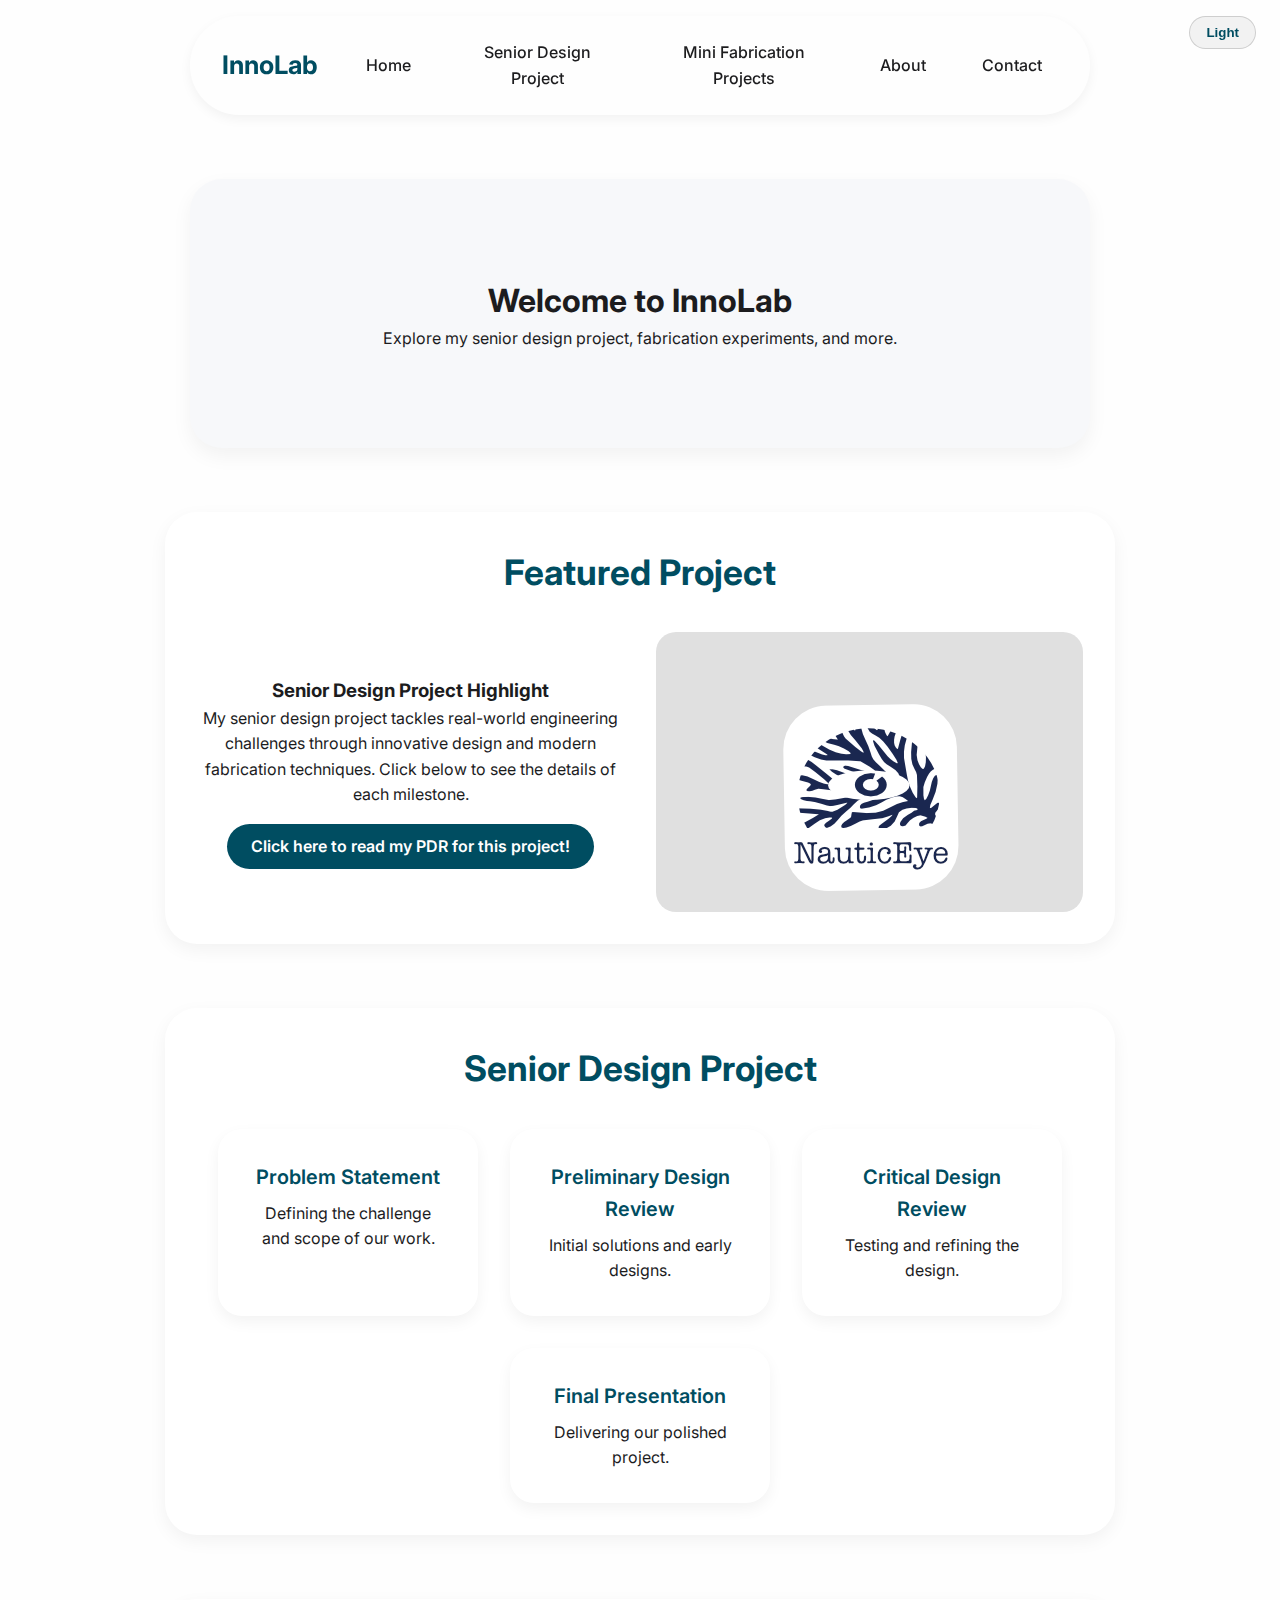
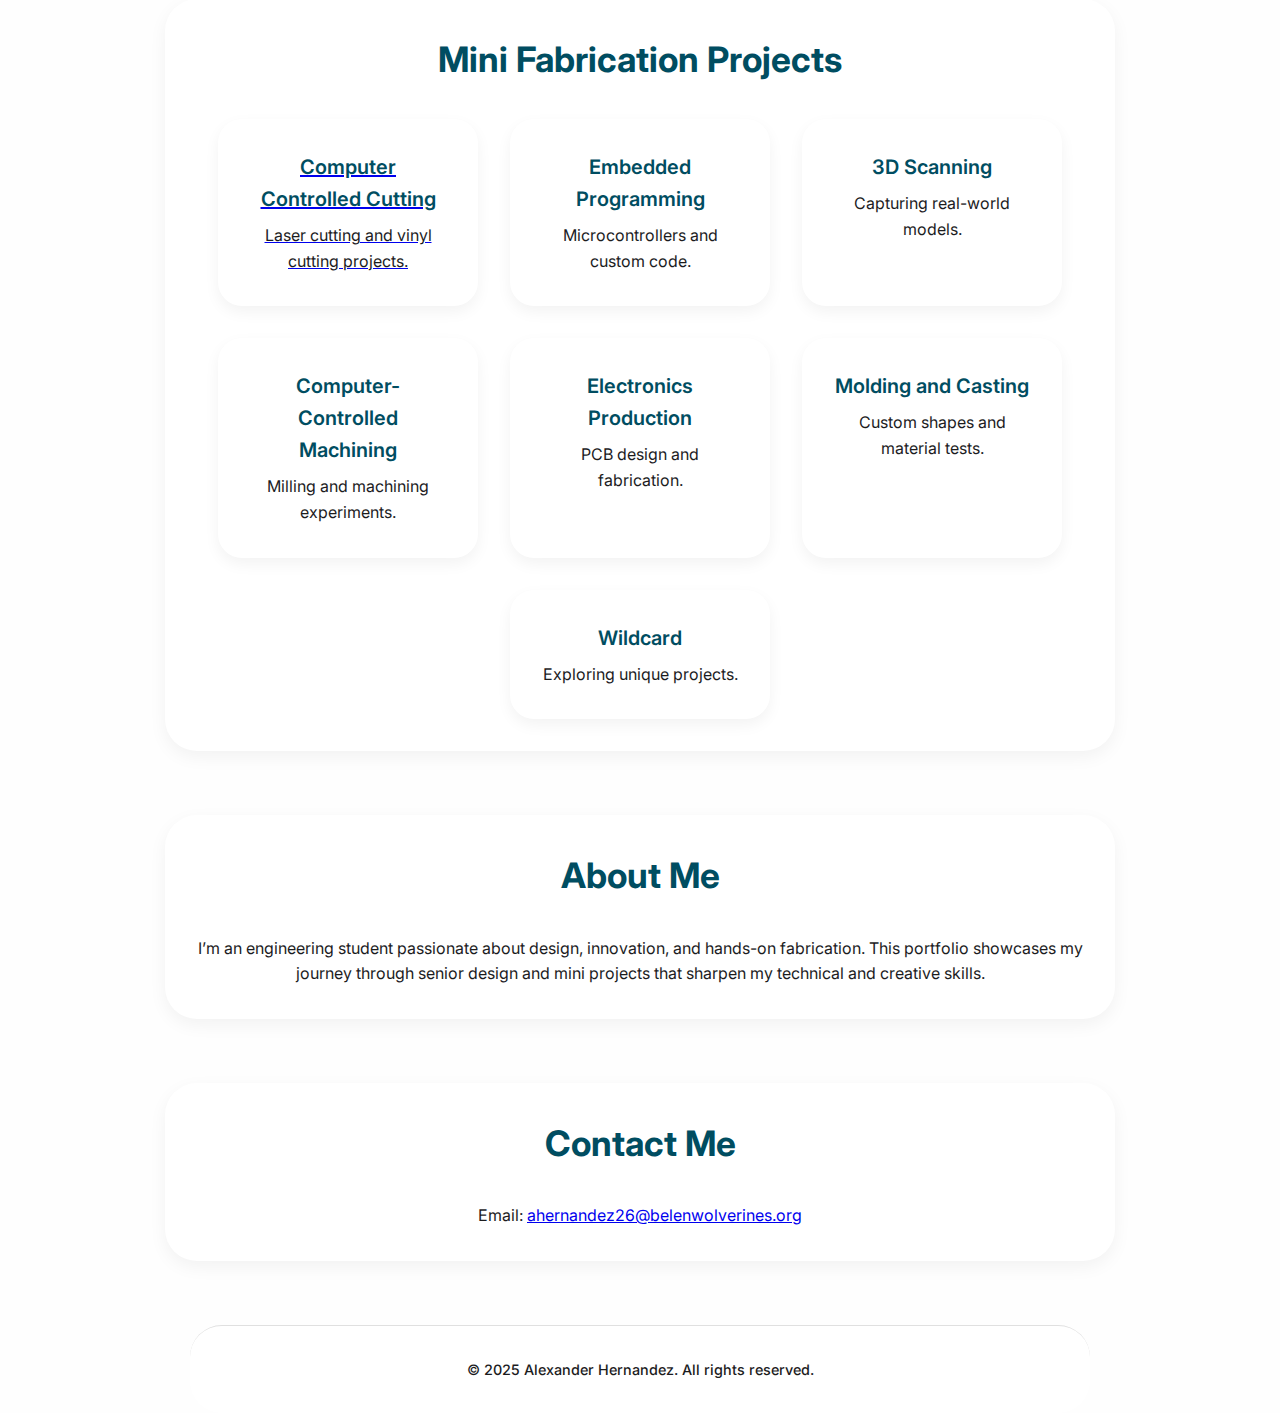
<file: index.html>
<!DOCTYPE html>
<html lang="en">
<head>
  <meta charset="UTF-8">
  <meta name="viewport" content="width=device-width, initial-scale=1.0">
  <title>Senior Design Portfolio</title>
  <link rel="stylesheet" href="styles.css">
</head>
<body>

  <!-- Dark Mode Toggle -->
  <button id="mode-toggle">Light</button>

  <!-- Header -->
  <header>
    <h1>InnoLab</h1>
    <nav>
      <a href="index.html">Home</a>
      <a href="senior-design.html">Senior Design Project</a>
      <a href="mini-projects.html">Mini Fabrication Projects</a>
      <a href="about.html">About</a>
      <a href="contact.html">Contact</a>
    </nav>
  </header>

  <!-- Hero -->
  <section class="hero">
    <h1>Welcome to InnoLab</h1>
    <p>Explore my senior design project, fabrication experiments, and more.</p>
  </section>

  <!-- Featured Project -->
  <section>
    <h2>Featured Project</h2>
    <div class="section-content">
      <div class="text">
        <h3>Senior Design Project Highlight</h3>
        <p>
          My senior design project tackles real-world engineering challenges through
          innovative design and modern fabrication techniques. Click below to see the 
          details of each milestone.
        </p>
        <!-- NEW pill-shaped button -->
        <a href="PDR.html" class="pill-button">Click here to read my PDR for this project!</a>
      </div>
      <div class="image">
        <img src="Brand/nauticeye logo 2.png" alt="NauticEye project logo">
      </div>
    </div>
  </section>

  <!-- Senior Design Project Subtopics -->
  <section>
    <h2>Senior Design Project</h2>
    <div class="subtopic-grid">
      <div class="subtopic-card">
        <h4>Problem Statement</h4>
        <p>Defining the challenge and scope of our work.</p>
      </div>
      <div class="subtopic-card">
        <h4>Preliminary Design Review</h4>
        <p>Initial solutions and early designs.</p>
      </div>
      <div class="subtopic-card">
        <h4>Critical Design Review</h4>
        <p>Testing and refining the design.</p>
      </div>
      <div class="subtopic-card">
        <h4>Final Presentation</h4>
        <p>Delivering our polished project.</p>
      </div>
    </div>
  </section>

  <!-- Mini Projects -->
  <section>
    <h2>Mini Fabrication Projects</h2>
    <div class="subtopic-grid">
      <a href="Assignments/mini projects/cutting.html">
        <div class="subtopic-card">
          <h4>Computer Controlled Cutting</h4>
          <p>Laser cutting and vinyl cutting projects.</p>
        </div>
      </a>
      <div class="subtopic-card">
        <h4>Embedded Programming</h4>
        <p>Microcontrollers and custom code.</p>
      </div>
      <div class="subtopic-card">
        <h4>3D Scanning</h4>
        <p>Capturing real-world models.</p>
      </div>
      <div class="subtopic-card">
        <h4>Computer-Controlled Machining</h4>
        <p>Milling and machining experiments.</p>
      </div>
      <div class="subtopic-card">
        <h4>Electronics Production</h4>
        <p>PCB design and fabrication.</p>
      </div>
      <div class="subtopic-card">
        <h4>Molding and Casting</h4>
        <p>Custom shapes and material tests.</p>
      </div>
      <div class="subtopic-card">
        <h4>Wildcard</h4>
        <p>Exploring unique projects.</p>
      </div>
    </div>
  </section>

  <!-- About -->
  <section>
    <h2>About Me</h2>
    <p>
      I’m an engineering student passionate about design, innovation, and
      hands-on fabrication. This portfolio showcases my journey through senior design 
      and mini projects that sharpen my technical and creative skills.
    </p>
  </section>

  <!-- Contact -->
  <section>
    <h2>Contact Me</h2>
    <p>Email: <a href="mailto:ahernandez26@belenwolverines.org">ahernandez26@belenwolverines.org</a></p>
  </section>

  <!-- Footer -->
  <footer>
    <p>&copy; 2025 Alexander Hernandez. All rights reserved.</p>
  </footer>

  <!-- Dark Mode Script -->
  <script>
    const toggleBtn = document.getElementById('mode-toggle');
    toggleBtn.addEventListener('click', () => {
      document.body.classList.toggle('dark-mode');
      toggleBtn.textContent = 
        document.body.classList.contains('dark-mode') ? 'Dark' : 'Light';
    });
  </script>
</body>
</html>
</file>
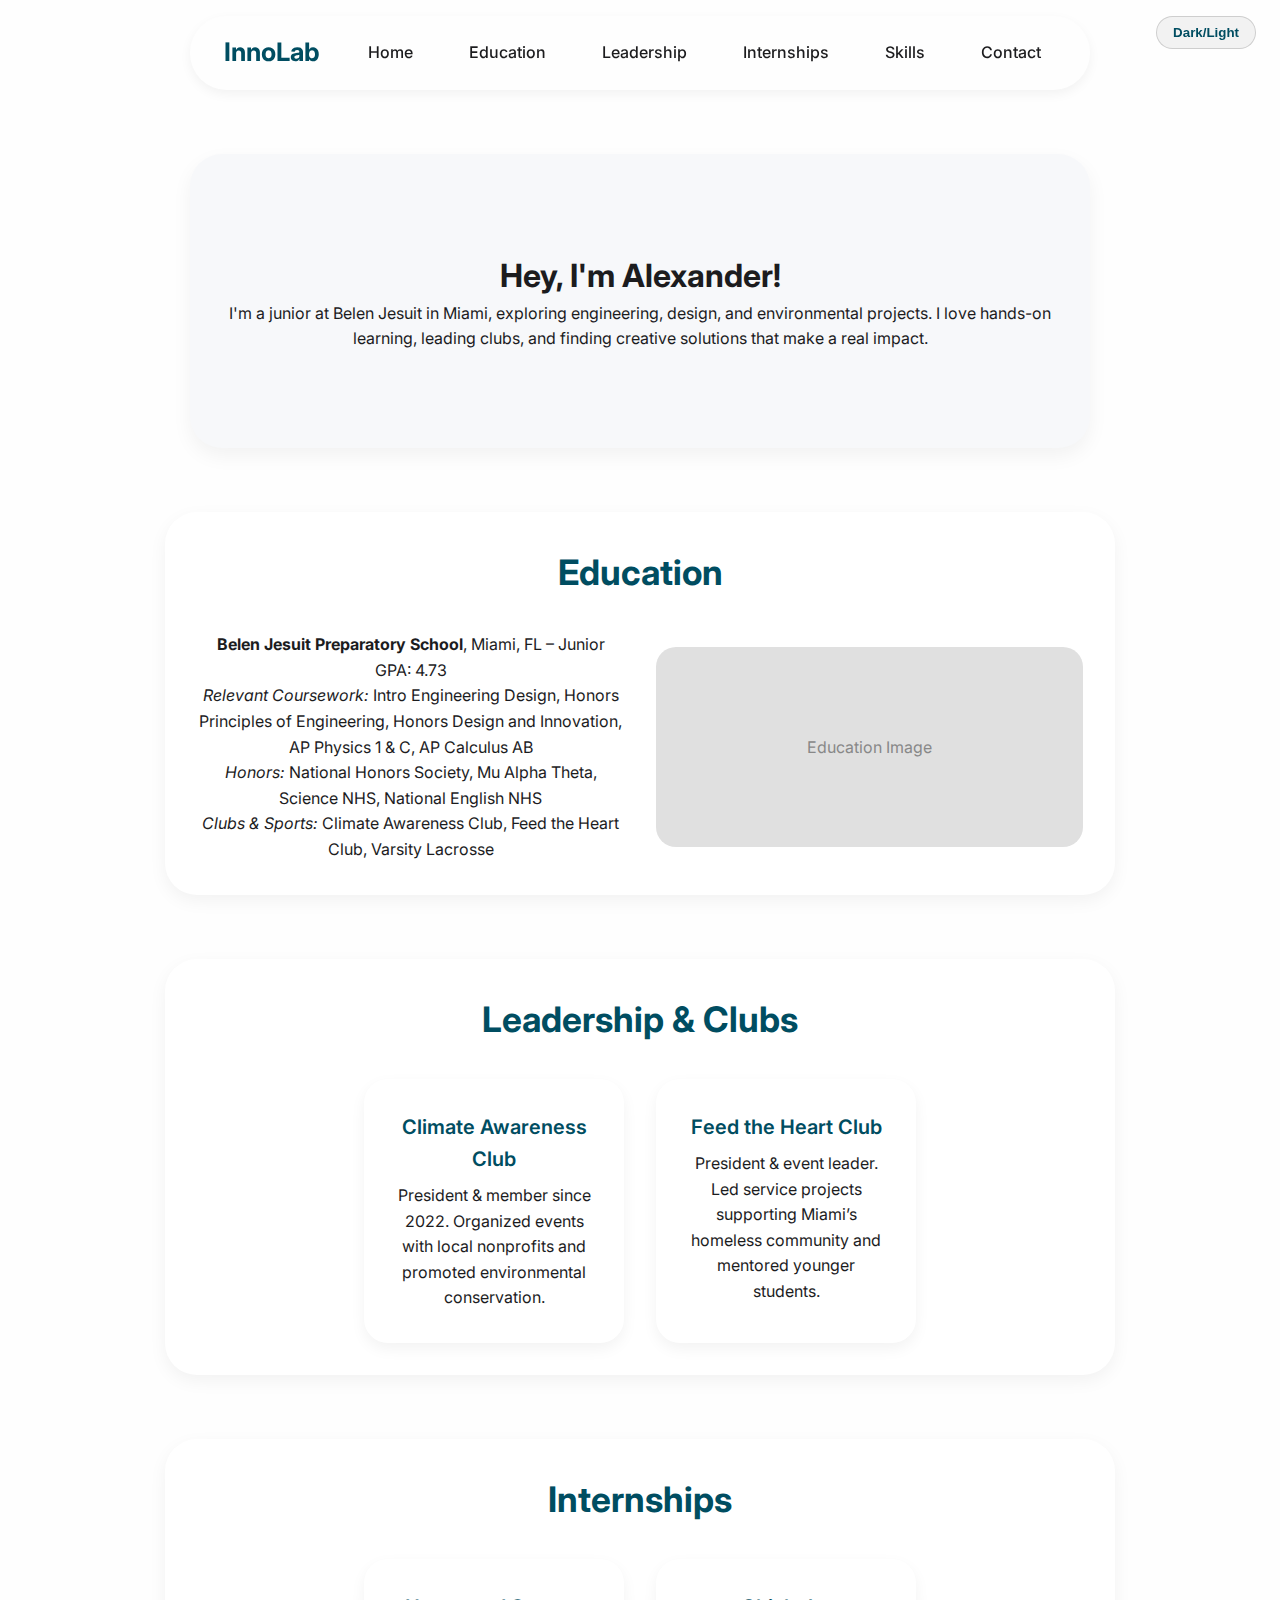
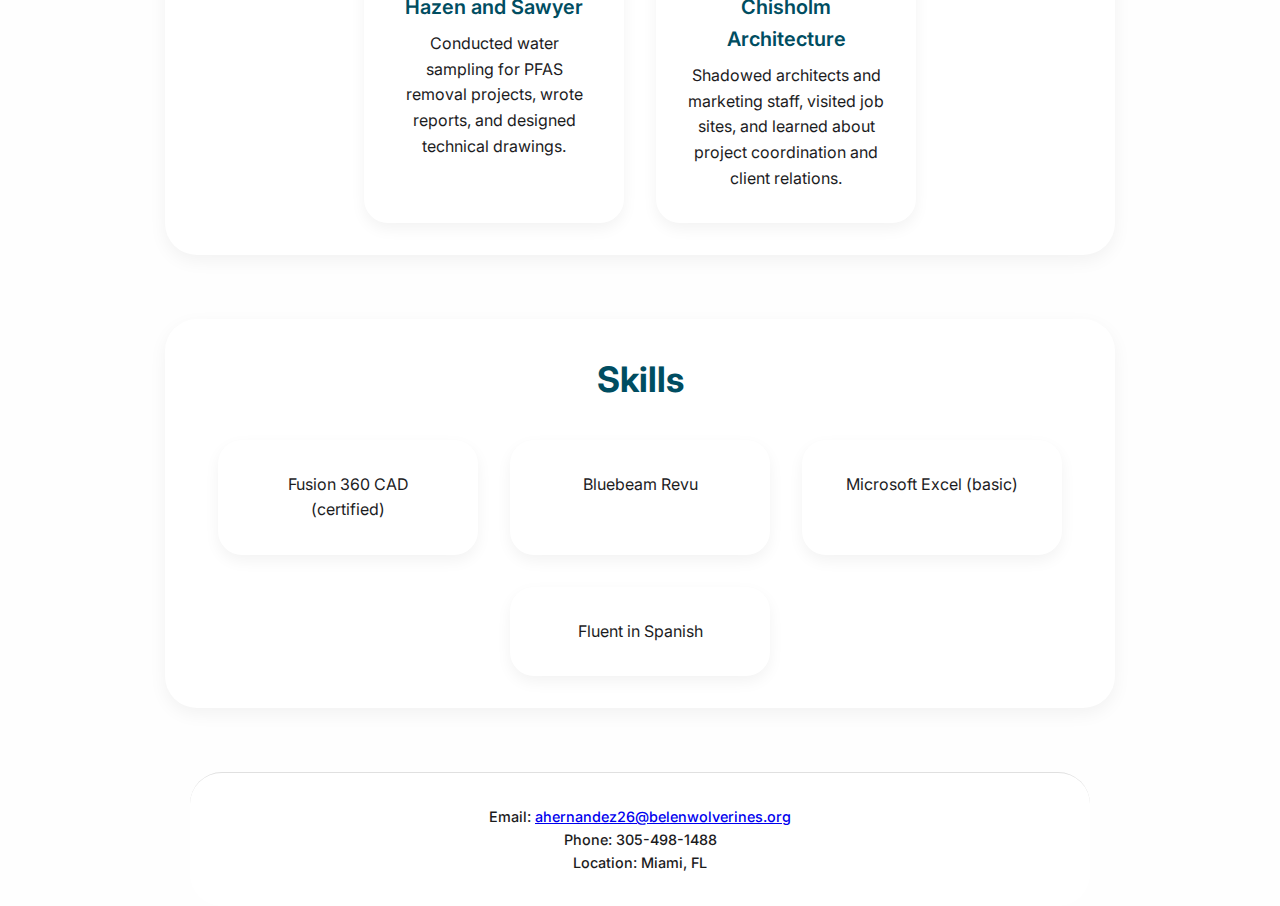
<file: about.html>
<!DOCTYPE html>
<html lang="en">
<head>
  <meta charset="UTF-8">
  <meta name="viewport" content="width=device-width, initial-scale=1.0">
  <title>About Me - Alexander Hernandez</title>
  <link rel="stylesheet" href="styles.css"> <!-- Your CSS file -->
</head>
<body>

  <!-- Dark mode toggle -->
  <button id="mode-toggle">Dark/Light</button>

  <!-- Header / Top nav bar -->
  <header>
    <h1>InnoLab</h1>
    <nav>
      <a href="index.html">Home</a>
      <a href="#education">Education</a>
      <a href="#leadership">Leadership</a>
      <a href="#internships">Internships</a>
      <a href="#skills">Skills</a>
      <a href="#contact">Contact</a>
    </nav>
  </header>

  <!-- Hero section -->
  <div class="hero">
    <h1>Hey, I'm Alexander!</h1>
    <p>I'm a junior at Belen Jesuit in Miami, exploring engineering, design, and environmental projects. 
    I love hands-on learning, leading clubs, and finding creative solutions that make a real impact.</p>
  </div>

  <!-- Education section -->
  <section id="education">
    <h2>Education</h2>
    <div class="section-content">
      <div class="text">
        <p><strong>Belen Jesuit Preparatory School</strong>, Miami, FL – Junior</p>
        <p>GPA: 4.73</p>
        <p><em>Relevant Coursework:</em> Intro Engineering Design, Honors Principles of Engineering, Honors Design and Innovation, AP Physics 1 & C, AP Calculus AB</p>
        <p><em>Honors:</em> National Honors Society, Mu Alpha Theta, Science NHS, National English NHS</p>
        <p><em>Clubs & Sports:</em> Climate Awareness Club, Feed the Heart Club, Varsity Lacrosse</p>
      </div>
      <div class="image">
        Education Image
      </div>
    </div>
  </section>

  <!-- Leadership section -->
  <section id="leadership">
    <h2>Leadership & Clubs</h2>
    <div class="subtopic-grid">
      <div class="subtopic-card">
        <h4>Climate Awareness Club</h4>
        <p>President & member since 2022. Organized events with local nonprofits and promoted environmental conservation.</p>
      </div>
      <div class="subtopic-card">
        <h4>Feed the Heart Club</h4>
        <p>President & event leader. Led service projects supporting Miami’s homeless community and mentored younger students.</p>
      </div>
    </div>
  </section>

  <!-- Internships section -->
  <section id="internships">
    <h2>Internships</h2>
    <div class="subtopic-grid">
      <div class="subtopic-card">
        <h4>Hazen and Sawyer</h4>
        <p>Conducted water sampling for PFAS removal projects, wrote reports, and designed technical drawings.</p>
      </div>
      <div class="subtopic-card">
        <h4>Chisholm Architecture</h4>
        <p>Shadowed architects and marketing staff, visited job sites, and learned about project coordination and client relations.</p>
      </div>
    </div>
  </section>

  <!-- Skills section -->
  <section id="skills">
    <h2>Skills</h2>
    <div class="subtopic-grid">
      <div class="subtopic-card">Fusion 360 CAD (certified)</div>
      <div class="subtopic-card">Bluebeam Revu</div>
      <div class="subtopic-card">Microsoft Excel (basic)</div>
      <div class="subtopic-card">Fluent in Spanish</div>
    </div>
  </section>

  <!-- Footer / Contact -->
  <footer id="contact">
    <p>Email: <a href="mailto:ahernandez26@belenwolverines.org">ahernandez26@belenwolverines.org</a></p>
    <p>Phone: 305-498-1488</p>
    <p>Location: Miami, FL</p>
  </footer>

  <script>
    // Dark mode toggle
    const toggle = document.getElementById('mode-toggle');
    toggle.addEventListener('click', () => {
      document.body.classList.toggle('dark-mode');
    });
  </script>

</body>
</html>
</file>
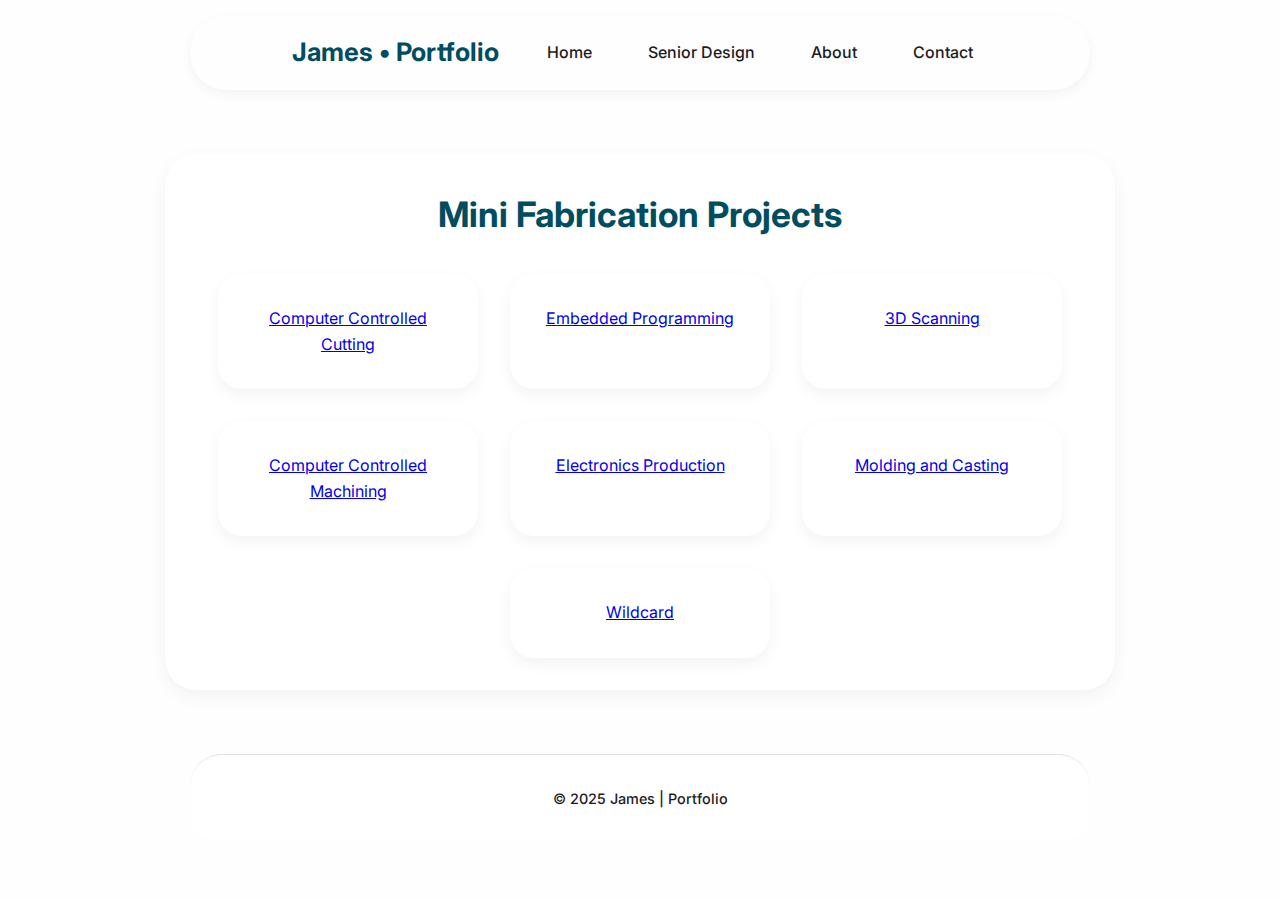
<file: mini.html>
<!DOCTYPE html>
<html lang="en">
<head>
  <meta charset="utf-8">
  <meta name="viewport" content="width=device-width, initial-scale=1">
  <title>Mini Fabrication Projects | James</title>
  <link rel="stylesheet" href="styles.css">
</head>
<body>

  <header>
    <h1>James • Portfolio</h1>
    <nav>
      <a href="index.html">Home</a>
      <a href="senior.html">Senior Design</a>
      <a href="about.html">About</a>
      <a href="contact.html">Contact</a>
    </nav>
  </header>

  <section id="mini">
    <h2>Mini Fabrication Projects</h2>
    <div class="subtopic-grid">
      <div class="subtopic-card"><a href="cutting.html">Computer Controlled Cutting</a></div>
      <div class="subtopic-card"><a href="embedded.html">Embedded Programming</a></div>
      <div class="subtopic-card"><a href="scanning.html">3D Scanning</a></div>
      <div class="subtopic-card"><a href="machining.html">Computer Controlled Machining</a></div>
      <div class="subtopic-card"><a href="electronics.html">Electronics Production</a></div>
      <div class="subtopic-card"><a href="molding.html">Molding and Casting</a></div>
      <div class="subtopic-card"><a href="wildcard.html">Wildcard</a></div>
    </div>
  </section>

  <footer>
    <p>&copy; 2025 James | Portfolio</p>
  </footer>

</body>
</html>
</file>
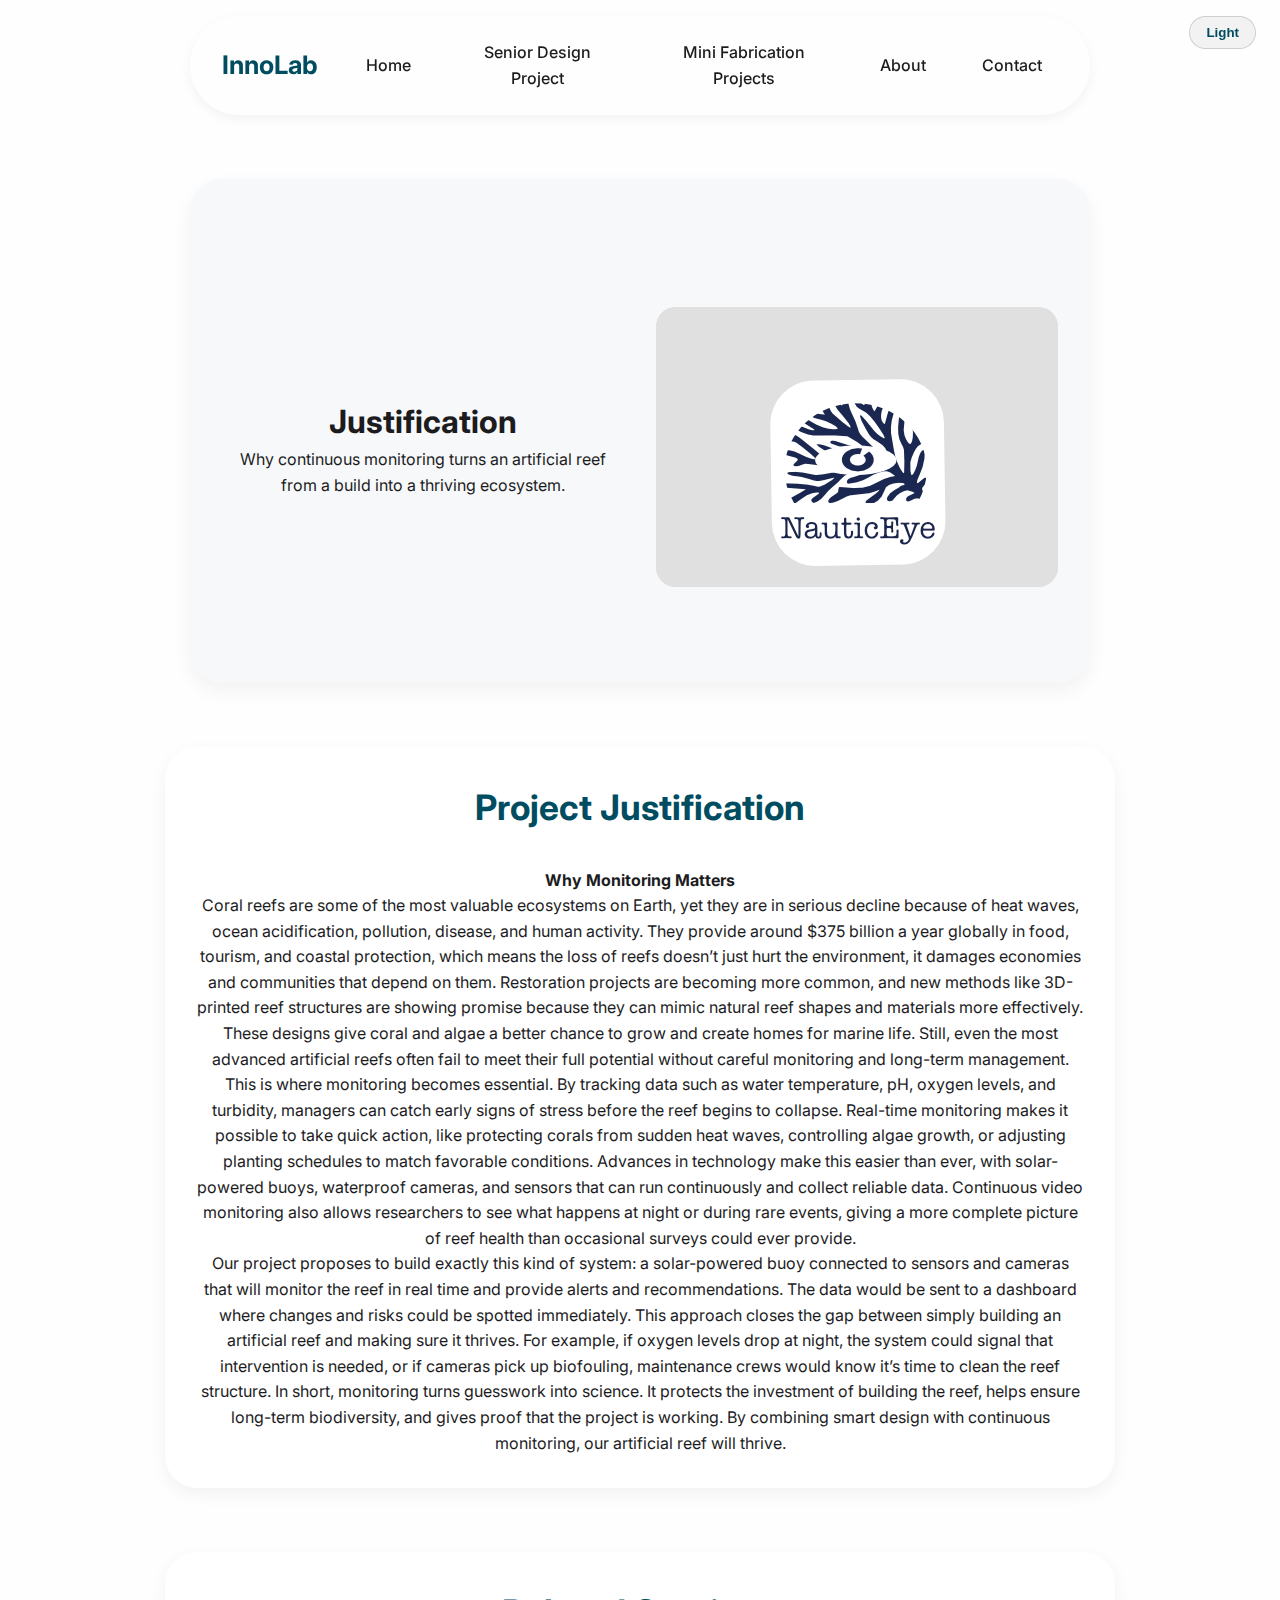
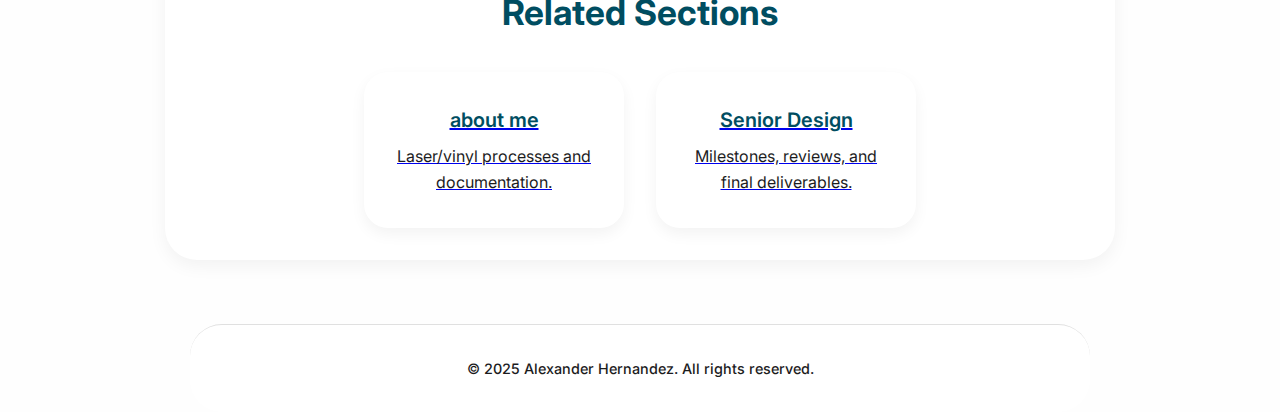
<file: PDR.html>
<!DOCTYPE html>
<html lang="en">
<head>
  <meta charset="UTF-8" />
  <meta name="viewport" content="width=device-width, initial-scale=1.0"/>
  <title>Reef Project Justification • InnoLab</title>
  <!-- If this file lives in Assignments/mini projects/, the relative path to styles.css is two levels up -->
  <link rel="stylesheet" href="../../styles.css" />
</head>
<body>

  <!-- Dark Mode Toggle (original position) -->
  <button id="mode-toggle">Light</button>

  <!-- Sticky Header (matches your site) -->
  <header>
    <h1>InnoLab</h1>
    <nav>
      <a href="../../index.html">Home</a>
      <a href="../../senior-design.html">Senior Design Project</a>
      <a href="../../mini-projects.html">Mini Fabrication Projects</a>
      <a href="../../about.html">About</a>
      <a href="../../contact.html">Contact</a>
    </nav>
  </header>

  <!-- Hero with title + image slot side-by-side -->
  <section class="hero">
    <div class="section-content">
      <div class="text">
        <h1>Justification</h1>
        <p>Why continuous monitoring turns an artificial reef from a build into a thriving ecosystem.</p>
      </div>
      <!-- Image slot next to the title -->
      <div class="image" aria-label="Hero image placeholder">
        <div class="image">
        <img src="Brand/nauticeye logo 2.png" alt="NauticEye project logo">
      </div>
      </div>
    </div>
  </section>

<!-- Essay Section — now full width -->
<section class="fullwidth">
  <h2>Project Justification</h2>
  <article class="justification-essay">
    <h4>Why Monitoring Matters</h4>
    <p>
      Coral reefs are some of the most valuable ecosystems on Earth, yet they are in serious decline
      because of heat waves, ocean acidification, pollution, disease, and human activity. They provide
      around $375 billion a year globally in food, tourism, and coastal protection, which means the loss
      of reefs doesn’t just hurt the environment, it damages economies and communities that depend on them.
      Restoration projects are becoming more common, and new methods like 3D-printed reef structures are
      showing promise because they can mimic natural reef shapes and materials more effectively. These
      designs give coral and algae a better chance to grow and create homes for marine life. Still, even
      the most advanced artificial reefs often fail to meet their full potential without careful monitoring
      and long-term management.
    </p>
    <p>
      This is where monitoring becomes essential. By tracking data such as water temperature, pH, oxygen
      levels, and turbidity, managers can catch early signs of stress before the reef begins to collapse.
      Real-time monitoring makes it possible to take quick action, like protecting corals from sudden heat
      waves, controlling algae growth, or adjusting planting schedules to match favorable conditions. Advances
      in technology make this easier than ever, with solar-powered buoys, waterproof cameras, and sensors that
      can run continuously and collect reliable data. Continuous video monitoring also allows researchers to see
      what happens at night or during rare events, giving a more complete picture of reef health than occasional
      surveys could ever provide.
    </p>
    <p>
      Our project proposes to build exactly this kind of system: a solar-powered buoy connected to sensors and
      cameras that will monitor the reef in real time and provide alerts and recommendations. The data would be
      sent to a dashboard where changes and risks could be spotted immediately. This approach closes the gap
      between simply building an artificial reef and making sure it thrives. For example, if oxygen levels drop
      at night, the system could signal that intervention is needed, or if cameras pick up biofouling, maintenance
      crews would know it’s time to clean the reef structure. In short, monitoring turns guesswork into science.
      It protects the investment of building the reef, helps ensure long-term biodiversity, and gives proof that
      the project is working. By combining smart design with continuous monitoring, our artificial reef will thrive.
    </p>
  </article>
</section>


  <!-- (Optional) Quick Links Section reusing your grid/cubes -->
  <section>
    <h2>Related Sections</h2>
    <div class="subtopic-grid">
      <a href="about.html">
        <div class="subtopic-card">
          <h4>about me</h4>
          <p>Laser/vinyl processes and documentation.</p>
        </div>
      </a>
      <a href="../../senior-design.html">
        <div class="subtopic-card">
          <h4>Senior Design</h4>
          <p>Milestones, reviews, and final deliverables.</p>
        </div>
      </a>
    </div>
  </section>

  <!-- Footer -->
  <footer>
    <p>&copy; 2025 Alexander Hernandez. All rights reserved.</p>
  </footer>

  <!-- Dark Mode Script (same behavior as your main page) -->
  <script>
    const toggleBtn = document.getElementById('mode-toggle');
    toggleBtn.addEventListener('click', () => {
      document.body.classList.toggle('dark-mode');
      toggleBtn.textContent =
        document.body.classList.contains('dark-mode') ? 'Dark' : 'Light';
    });
  </script>
</body>
</html>
</file>
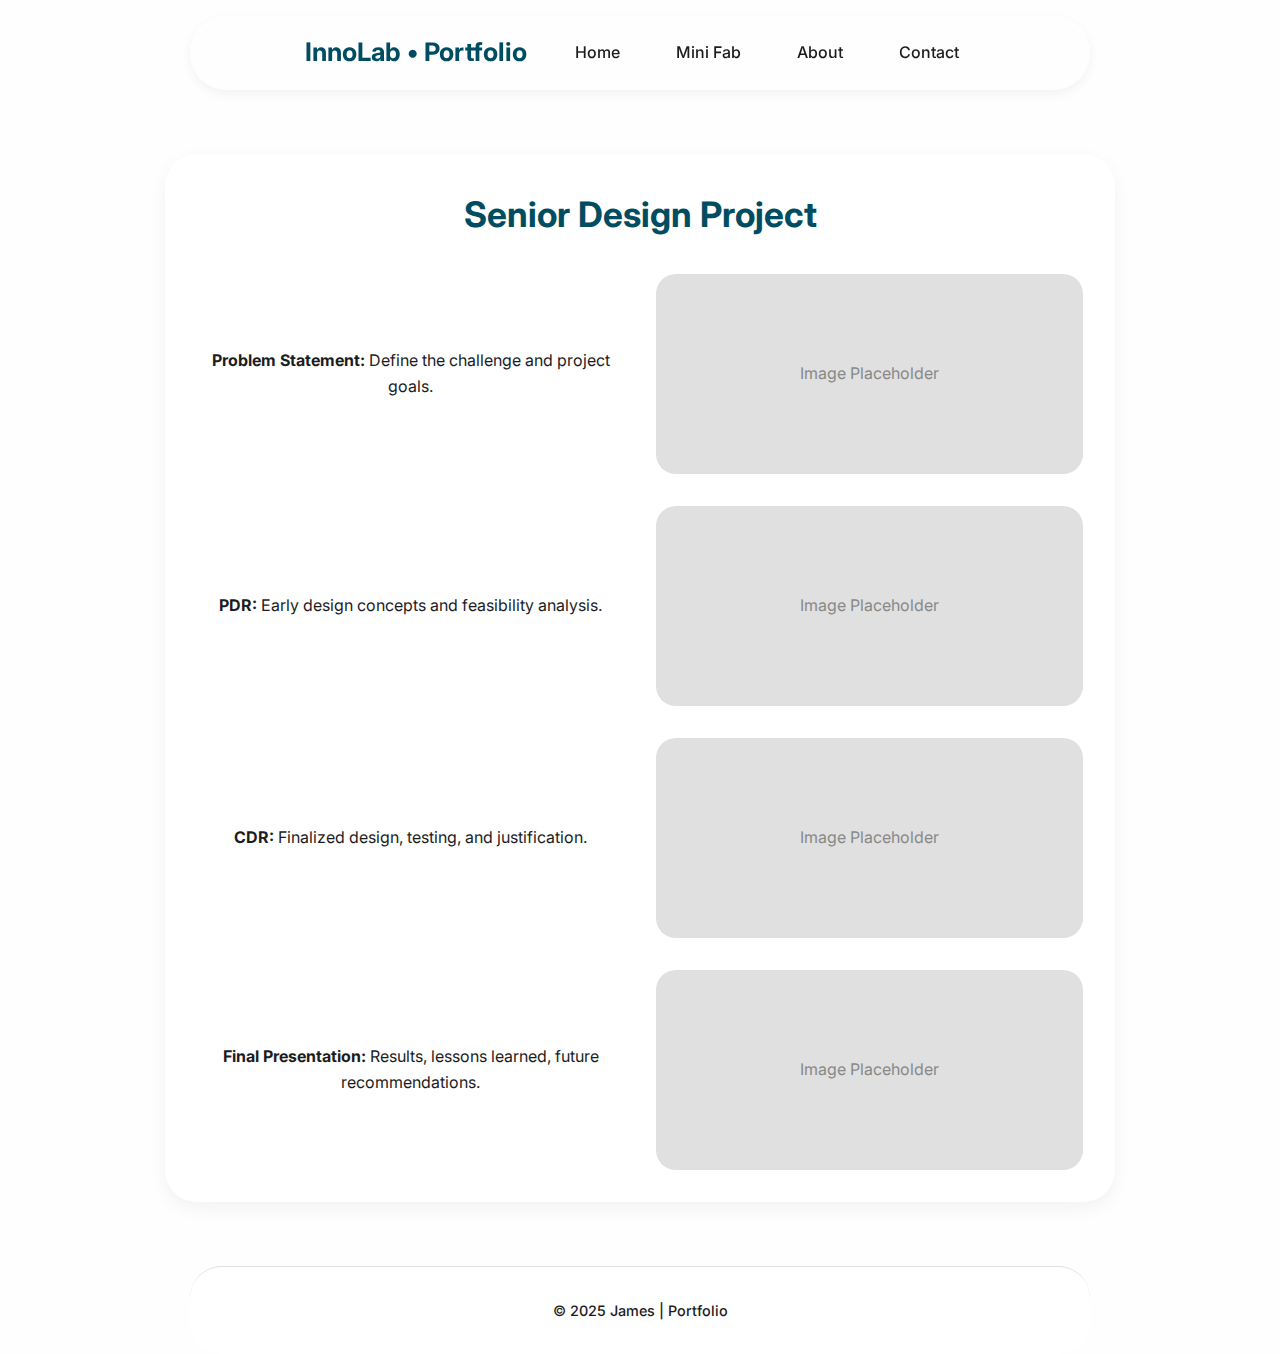
<file: senior.html>
<!DOCTYPE html>
<html lang="en">
<head>
  <meta charset="utf-8">
  <meta name="viewport" content="width=device-width, initial-scale=1">
  <title>Senior Design Project | InnoLab</title>
  <link rel="stylesheet" href="styles.css">
</head>
<body>

  <header>
    <h1>InnoLab • Portfolio</h1>
    <nav>
      <a href="index.html">Home</a>
      <a href="mini.html">Mini Fab</a>
      <a href="about.html">About</a>
      <a href="contact.html">Contact</a>
    </nav>
  </header>

  <section id="senior">
    <h2>Senior Design Project</h2>
    <div class="section-content">
      <div class="text">
        <p><strong>Problem Statement:</strong> Define the challenge and project goals.</p>
      </div>
      <div class="image">Image Placeholder</div>
    </div>
    <div class="section-content">
      <div class="text">
        <p><strong>PDR:</strong> Early design concepts and feasibility analysis.</p>
      </div>
      <div class="image">Image Placeholder</div>
    </div>
    <div class="section-content">
      <div class="text">
        <p><strong>CDR:</strong> Finalized design, testing, and justification.</p>
      </div>
      <div class="image">Image Placeholder</div>
    </div>
    <div class="section-content">
      <div class="text">
        <p><strong>Final Presentation:</strong> Results, lessons learned, future recommendations.</p>
      </div>
      <div class="image">Image Placeholder</div>
    </div>
  </section>

  <footer>
    <p>&copy; 2025 James | Portfolio</p>
  </footer>

</body>
</html>
</file>
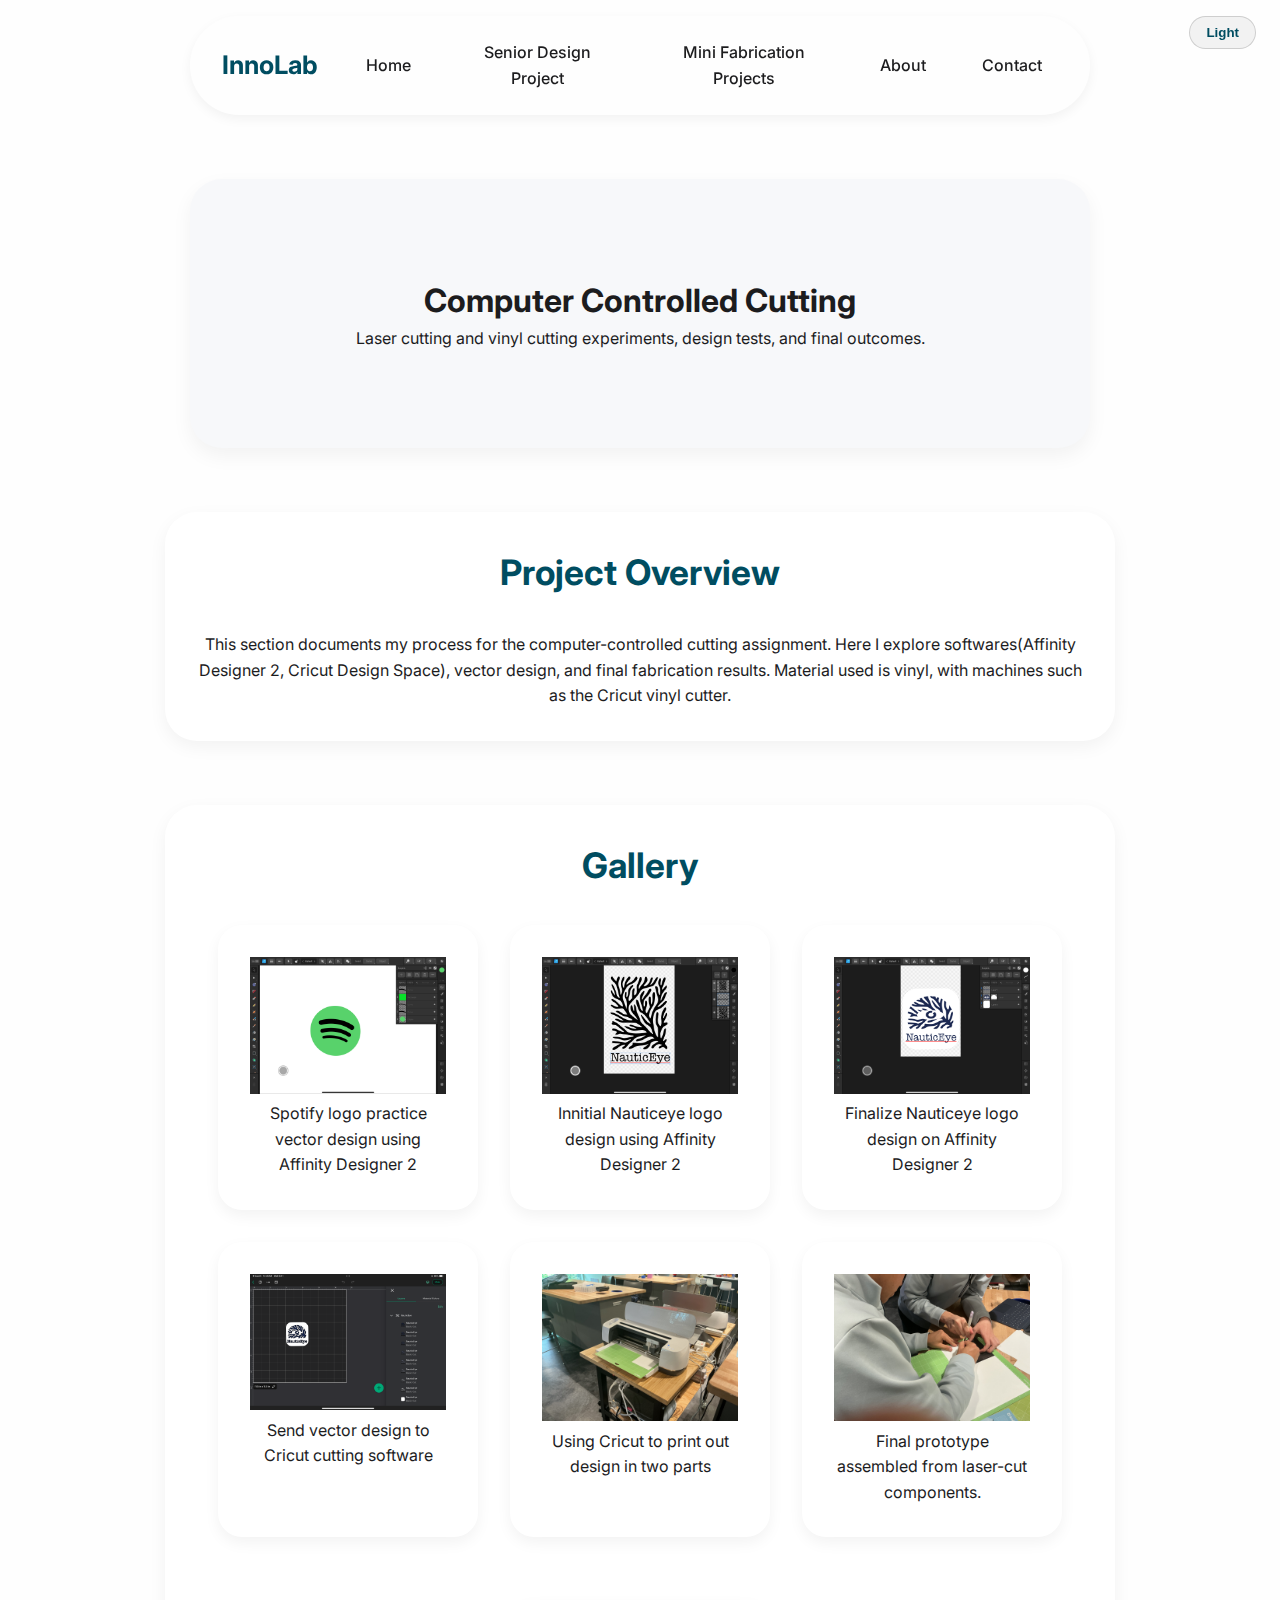
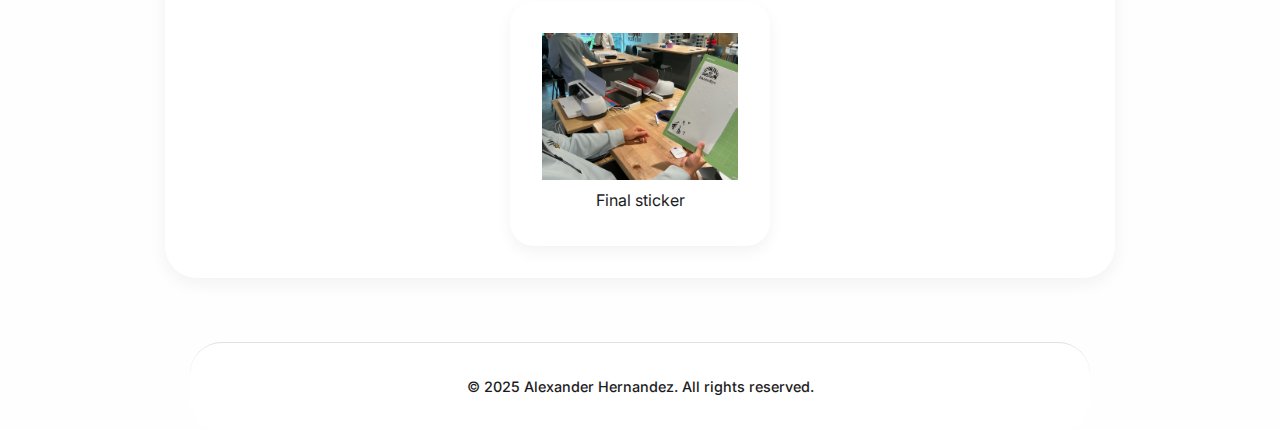
<file: Assignments/mini projects/cutting.html>
<!DOCTYPE html>
<html lang="en">
<head>
  <meta charset="UTF-8" />
  <meta name="viewport" content="width=device-width, initial-scale=1.0"/>
  <title>Computer Controlled Cutting • InnoLab</title>
  <link rel="stylesheet" href="../../styles.css" />
</head>
<body>

  <!-- Dark Mode Toggle -->
  <button id="mode-toggle">Light</button>

  <!-- Header -->
  <header>
    <h1>InnoLab</h1>
    <nav>
      <a href="../../index.html">Home</a>
      <a href="../../senior-design.html">Senior Design Project</a>
      <a href="../../mini-projects.html">Mini Fabrication Projects</a>
      <a href="../../about.html">About</a>
      <a href="../../contact.html">Contact</a>
    </nav>
  </header>

  <main>
    <!-- Hero / Page Intro -->
    <section class="hero">
      <h1>Computer Controlled Cutting</h1>
      <p>Laser cutting and vinyl cutting experiments, design tests, and final outcomes.</p>
    </section>

    <!-- Main Text -->
    <section>
      <h2>Project Overview</h2>
      <p>
        This section documents my process for the computer-controlled cutting assignment. 
        Here I explore softwares(Affinity Designer 2, Cricut Design Space), vector design, and final fabrication results.
        Material used is vinyl, with machines such as the Cricut vinyl cutter.
      </p>
    </section>

    <!-- Gallery -->
    <section>
      <h2>Gallery</h2>
      <div class="subtopic-grid">
        <div class="subtopic-card">
          <img style="width:100%"  src="../../images/CNCimage1.PNG" alt="Design file">
          <p> Spotify logo practice vector design using Affinity Designer 2</p>
        </div>
        <div class="subtopic-card">
          <img <img style="width:100%"  src="../../images/CNCimage2.PNG" alt="Kerf test">
          <p>Innitial Nauticeye logo design using Affinity Designer 2</p>
        </div>
        <div class="subtopic-card">
          <img style="width:100%"  src="../../images/CNCimage4.PNG" alt="Laser cutting">
          <p>Finalize Nauticeye logo design on Affinity Designer 2 </p>
        </div>
        <div class="subtopic-card">
          <img style="width:100%"  src="../../images/CNCimage5.PNG" alt="Parts cut">
          <p>Send vector design to Cricut cutting software</p>
        </div>
        <div class="subtopic-card">
          <img style="width:100%"  src="../../images/CNCimage6.jpeg" alt="Assembly test">
          <p>Using Cricut to print out design in two parts</p>
        </div>
        <div class="subtopic-card">
          <img style="width:100%"  src="../../images/CNCimage7.jpeg" alt="Final prototype">
          <p>Final prototype assembled from laser-cut components.</p>
        </div>
       <div class="subtopic-grid" style="justify-content:center; margin-top:2rem;">
    <div class="subtopic-card">
      <img style="width:100%" src="../../images/CNCimage8.jpeg" alt="Extra design">
      <p>Final sticker</p>
    </div>
  </div>
</section>
  <!-- Footer -->
  <footer>
    <p>&copy; 2025 Alexander Hernandez. All rights reserved.</p>
  </footer>

  <!-- Dark Mode Script -->
  <script>
    const toggleBtn = document.getElementById('mode-toggle');
    toggleBtn.addEventListener('click', () => {
      document.body.classList.toggle('dark-mode');
      toggleBtn.textContent = 
        document.body.classList.contains('dark-mode') ? 'Dark' : 'Light';
    });
  </script>
</body>
</html>
</file>
<file: styles.css>
/* Inter via Google Fonts (kept) */
@import url('https://fonts.googleapis.com/css2?family=Inter:wght@300;400;600;700&display=swap');

/* Reset */
* { margin: 0; padding: 0; box-sizing: border-box; }
html { scroll-behavior: smooth; }

body {
  font-family: 'Inter', -apple-system, BlinkMacSystemFont, "Segoe UI", Roboto, Helvetica, Arial, sans-serif;
  background-color: #fefefe;
  color: #1c1c1e;
  line-height: 1.6;
  text-align: center;
  transition: background-color 0.3s, color 0.3s;
}

/* Header with pill-shaped nav */
header {
  display: flex;
  justify-content: center;
  align-items: center;
  gap: 2rem;
  position: sticky;
  top: 1rem;
  background: #fefefe;
  padding: 1rem 2rem;
  box-shadow: 0 4px 12px rgba(0,0,0,0.05);
  border-radius: 50px;
  max-width: 900px;
  margin: 1rem auto;
}

header h1 {
  font-weight: 700;
  font-size: 1.6rem;
  color: #004d61;
}

/* Nav links as pills */
nav {
  display: flex;
  gap: 1.5rem;
  align-items: center;
}
nav a {
  text-decoration: none;
  font-size: 1rem;
  font-weight: 500;
  color: #1c1c1e;
  padding: 0.5rem 1rem;
  border-radius: 50px;
  transition: all 0.25s ease;
}
nav a:hover {
  color: #ffffff;
  background-color: #008080;
  transform: translateY(-2px);
}

/* Dark mode toggle button */
#mode-toggle {
  position: fixed;
  top: 1rem;
  right: 1.5rem;
  padding: 0.5rem 1rem;
  border-radius: 50px;
  border: 1px solid rgba(0,0,0,0.15);
  background-color: #f2f2f2;
  cursor: pointer;
  font-weight: 600;
  color: #004d61;
  transition: background-color 0.3s, color 0.3s;
  z-index: 2000;
}
#mode-toggle:hover {
  background-color: #008080;
  color: #ffffff;
}

/* Hero compartment */
.hero {
  text-align: center;
  padding: 6rem 2rem;
  background: #f7f8fa;
  border-radius: 32px;
  margin: 4rem auto;
  box-shadow: 0 8px 20px rgba(0,0,0,0.05);
  max-width: 900px;
}

/* Sections as compartments */
section {
  max-width: 950px;
  margin: 4rem auto;
  padding: 2rem;
  background: #ffffff;
  border-radius: 32px;
  box-shadow: 0 6px 18px rgba(0,0,0,0.05);
}

/* Section titles */
section h2 {
  font-size: 2.2rem;
  font-weight: 700;
  color: #004d61;
  margin-bottom: 2rem;
}

/* Side-by-side layout */
.section-content {
  display: flex;
  flex-wrap: wrap;
  align-items: center;
  justify-content: center;
  gap: 2rem;
  margin-top: 2rem;
}
.section-content .text { flex: 1 1 300px; }
.section-content .image {
  flex: 1 1 300px;
  background-color: #e0e0e0;
  border-radius: 20px;
  min-height: 200px;
  display: flex;
  align-items: center;
  justify-content: center;
  color: #888;
  font-size: 1rem;
  transition: transform 0.25s ease, box-shadow 0.25s ease;
}
.section-content .image:hover {
  transform: translateY(-5px);
  box-shadow: 0 10px 20px rgba(0,77,97,0.1);
}
.section-content .image img {
  max-width: 100%;
  height: auto;
  border-radius: 16px;
  display: block;
}

/* Subtopic compartments grid */
.subtopic-grid {
  display: flex;
  flex-wrap: wrap;
  justify-content: center;
  gap: 2rem;
  margin-top: 2rem;
}
.subtopic-card {
  background: #ffffff;
  border-radius: 24px;
  padding: 2rem;
  width: 260px;
  text-align: center;
  transition: transform 0.25s ease, box-shadow 0.25s ease;
  box-shadow: 0 6px 15px rgba(0,0,0,0.05);
}
.subtopic-card:hover {
  transform: translateY(-6px);
  box-shadow: 0 12px 25px rgba(0,77,97,0.15);
}
.subtopic-card h4 {
  font-size: 1.25rem;
  color: #004d61;
  margin-bottom: 0.5rem;
  font-weight: 600;
}
.subtopic-card p {
  font-size: 1rem;
  color: #1c1c1e;
}

/* Pill button for PDR */
.pill-button {
  display: inline-block;
  margin-top: 1rem;
  padding: 0.6rem 1.5rem;
  border-radius: 999px;
  background-color: #004d61;
  color: #ffffff;
  font-weight: 600;
  text-decoration: none;
  transition: background-color 0.3s, transform 0.2s;
}
.pill-button:hover {
  background-color: #008080;
  transform: translateY(-2px);
}

/* Footer compartment */
footer {
  text-align: center;
  padding: 2rem;
  margin-top: 4rem;
  border-top: 1px solid #e0e0e0;
  background: #ffffff;
  color: #1c1c1e;
  font-size: 0.9rem;
  font-weight: 500;
  border-radius: 32px;
  max-width: 900px;
  margin-left: auto;
  margin-right: auto;
}

/* Dark mode styles */
body.dark-mode {
  background-color: #1c1c1e;
  color: #f0f0f0;
}
body.dark-mode header { background: #2c2c2c; border-bottom: 1px solid rgba(255,255,255,0.08); }
body.dark-mode nav a { color: #f0f0f0; }
body.dark-mode nav a:hover { background-color: #008080; color: #ffffff; }
body.dark-mode .hero { background: #2c2c2c; color: #f0f0f0; }
body.dark-mode section { background: #2c2c2c; box-shadow: 0 6px 18px rgba(0,0,0,0.3); }
body.dark-mode .section-content .image { background-color: #3a3a3a; color: #ccc; }
body.dark-mode .subtopic-card { background: #2c2c2c; box-shadow: 0 6px 15px rgba(0,0,0,0.3); }
body.dark-mode .subtopic-card h4 { color: #4fd5d5; }
body.dark-mode footer { background: #2c2c2c; color: #ccc; border-top: 1px solid rgba(255,255,255,0.08); }
body.dark-mode #mode-toggle { background-color: #22384d; color: #4fd5d5; border-color: rgba(255,255,255,0.15); }
</file>
